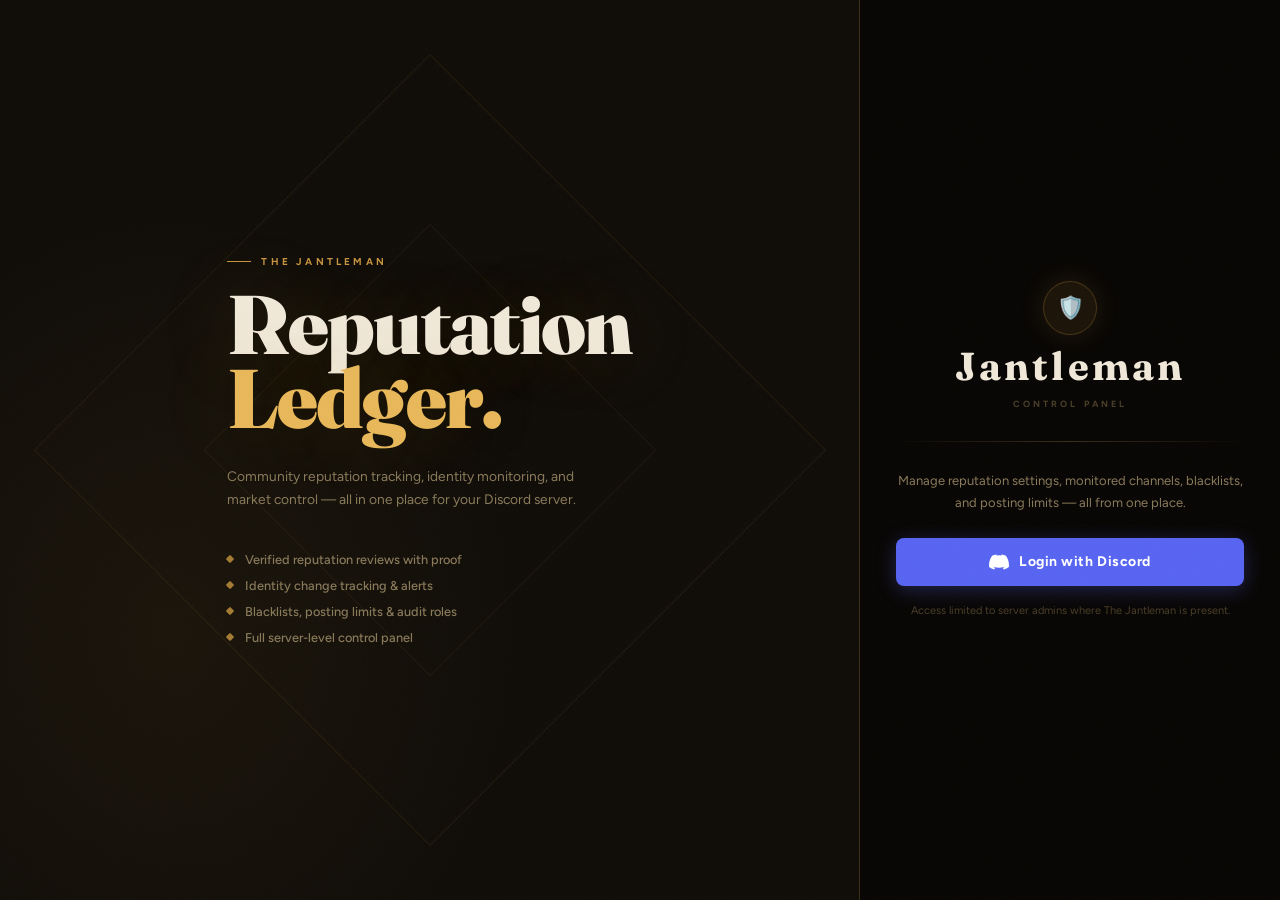
<file: index.html>
<!DOCTYPE html>
<html lang="en">
<head>
  <meta charset="UTF-8">
  <meta name="viewport" content="width=device-width, initial-scale=1.0">
  <title>The Jantleman — Control Panel</title>
  <meta property="og:type" content="website">
  <meta property="og:site_name" content="The Jantleman">
  <meta property="og:title" content="The Jantleman — Discord Bot">
  <meta property="og:description" content="Community reputation, market alerts, and identity tracking for your Discord server.">
  <meta name="twitter:card" content="summary_large_image">
  <link rel="stylesheet" href="css/style.css?v=3">
</head>
<body>

  <div class="auth-shell">

    <!-- Left branding panel -->
    <div class="auth-left">
      <div class="auth-left-content">
        <div class="auth-eyebrow">The Jantleman</div>
        <h1 class="auth-display">
          Reputation
          <span>Ledger.</span>
        </h1>
        <p class="auth-tagline">
          Community reputation tracking, identity monitoring, and market control — all in one place for your Discord server.
        </p>
        <div class="auth-features">
          <div class="auth-feature">
            <span class="auth-feature-pip"></span>
            Verified reputation reviews with proof
          </div>
          <div class="auth-feature">
            <span class="auth-feature-pip"></span>
            Identity change tracking &amp; alerts
          </div>
          <div class="auth-feature">
            <span class="auth-feature-pip"></span>
            Blacklists, posting limits &amp; audit roles
          </div>
          <div class="auth-feature">
            <span class="auth-feature-pip"></span>
            Full server-level control panel
          </div>
        </div>
      </div>
    </div>

    <!-- Right login panel -->
    <div class="auth-right">
      <div class="login-card">
        <div class="login-brand">
          <div class="login-crest">&#x1F6E1;&#xFE0F;</div>
          <h2 class="login-title">Jantleman</h2>
          <p class="login-subtitle">Control Panel</p>
        </div>

        <div class="login-divider"></div>

        <p class="login-desc">
          Manage reputation settings, monitored channels, blacklists, and posting limits — all from one place.
        </p>

        <a href="#" id="login-btn" class="btn-discord">
          <svg class="discord-icon" viewBox="0 0 24 24" fill="currentColor" xmlns="http://www.w3.org/2000/svg">
            <path d="M20.317 4.37a19.791 19.791 0 0 0-4.885-1.515.074.074 0 0 0-.079.037c-.21.375-.444.864-.608 1.25a18.27 18.27 0 0 0-5.487 0 12.64 12.64 0 0 0-.617-1.25.077.077 0 0 0-.079-.037A19.736 19.736 0 0 0 3.677 4.37a.07.07 0 0 0-.032.027C.533 9.046-.32 13.58.099 18.057.1 18.077.111 18.097.12 18.11a19.9 19.9 0 0 0 5.993 3.03.077.077 0 0 0 .084-.028 13.956 13.956 0 0 0 1.226-1.994.076.076 0 0 0-.041-.106 13.107 13.107 0 0 1-1.872-.892.077.077 0 0 1-.008-.128 10.2 10.2 0 0 0 .372-.292.074.074 0 0 1 .077-.01c3.928 1.793 8.18 1.793 12.062 0a.074.074 0 0 1 .078.01c.12.098.246.198.373.292a.077.077 0 0 1-.006.127 12.299 12.299 0 0 1-1.873.892.077.077 0 0 0-.041.107c.36.698.772 1.362 1.225 1.993a.076.076 0 0 0 .084.028 19.839 19.839 0 0 0 6.002-3.03.077.077 0 0 0 .032-.054c.5-5.177-.838-9.674-3.549-13.66a.061.061 0 0 0-.031-.03z"/>
          </svg>
          Login with Discord
        </a>

        <p class="login-warning">
          Access limited to server admins where The Jantleman is present.
        </p>
      </div>
    </div>

  </div>

  <script src="js/config.js?v=3"></script>
  <script>
    const hash = window.location.hash;
    if (hash.startsWith('#token=')) {
      sessionStorage.setItem('jantleman_token', hash.slice(7));
      history.replaceState(null, '', window.location.pathname);
      window.location.href = '/dashboard';
    }

    document.getElementById('login-btn').href = JANTLEMAN_API + '/auth/login';
  </script>
</body>
</html>
</file>
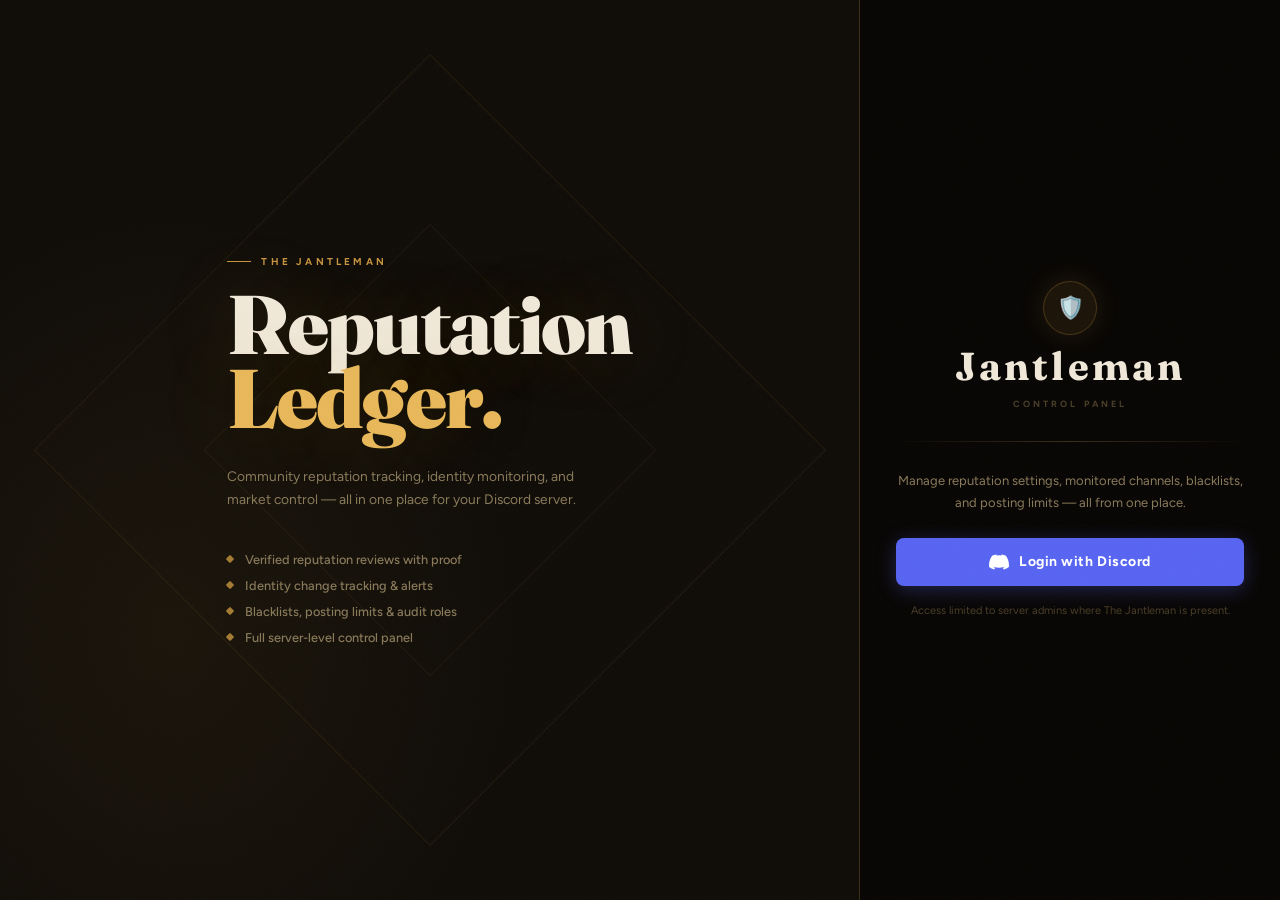
<file: admin.html>
<!DOCTYPE html>
<html lang="en">
<head>
  <meta charset="UTF-8">
  <meta name="viewport" content="width=device-width, initial-scale=1.0">
  <title>The Jantleman — Admin</title>
  <link rel="stylesheet" href="css/style.css?v=3">
  <style>
    .admin-layout { display: flex; height: 100vh; overflow: hidden; }

    /* Sidebar */
    .admin-sidebar {
      width: 260px; flex-shrink: 0;
      background: var(--surface); border-right: 1px solid var(--border);
      display: flex; flex-direction: column; overflow: hidden;
    }
    .sidebar-brand-row {
      display: flex; align-items: center; gap: 8px;
      padding: 18px 16px 12px; border-bottom: 1px solid var(--border);
    }
    .sidebar-brand-row .bolt { font-size: 1.1rem; }
    .sidebar-brand-row .name { font-family: var(--font-brand); font-size: 1.3rem; letter-spacing: 0.1em; }
    .admin-badge {
      background: rgba(201,150,63,0.15); border: 1px solid rgba(201,150,63,0.35);
      color: var(--accent); font-size: 0.6rem; font-weight: 700;
      letter-spacing: 0.1em; text-transform: uppercase; padding: 2px 7px; border-radius: 20px;
    }
    .admin-nav { padding: 8px 8px 4px; border-bottom: 1px solid var(--border); }
    .admin-nav-label {
      font-size: 0.68rem; font-weight: 700; letter-spacing: 0.09em;
      text-transform: uppercase; color: var(--text-3); padding: 4px 8px 6px;
    }
    .admin-nav-btn {
      display: flex; align-items: center; gap: 9px; width: 100%;
      background: none; border: none; border-radius: var(--radius);
      color: var(--text-2); font-family: var(--font-ui); font-size: 0.83rem;
      font-weight: 500; padding: 7px 10px; cursor: pointer;
      transition: background 0.12s, color 0.12s; text-align: left;
    }
    .admin-nav-btn:hover { background: var(--surface-2); color: var(--text); }
    .admin-nav-btn.active { background: var(--accent-dim); color: var(--accent-bright); }
    .admin-nav-btn .nav-icon { font-size: 1rem; width: 18px; text-align: center; }

    /* Guild list section */
    .guild-section { flex: 1; display: flex; flex-direction: column; overflow: hidden; }
    .guild-section-header { padding: 8px 10px 4px; }
    .guild-search {
      width: 100%; background: var(--surface-2); border: 1px solid var(--border);
      border-radius: var(--radius); color: var(--text); font-family: var(--font-ui);
      font-size: 0.8rem; padding: 6px 10px; outline: none; transition: border-color 0.15s;
    }
    .guild-search:focus { border-color: var(--accent); }
    .guild-search::placeholder { color: var(--text-3); }
    .guild-list { flex: 1; overflow-y: auto; padding: 4px 0; }
    .guild-list::-webkit-scrollbar { width: 4px; }
    .guild-list::-webkit-scrollbar-thumb { background: var(--border-2); border-radius: 4px; }
    .guild-item {
      display: flex; align-items: center; gap: 9px; padding: 7px 12px;
      cursor: pointer; transition: background 0.1s; border-left: 3px solid transparent;
    }
    .guild-item:hover { background: var(--surface-2); }
    .guild-item.active { background: var(--accent-dim); border-left-color: var(--accent); }
    .g-icon { width: 32px; height: 32px; border-radius: 50%; object-fit: cover; flex-shrink: 0; }
    .g-icon-placeholder {
      width: 32px; height: 32px; border-radius: 50%;
      background: var(--surface-3); border: 1px solid var(--border);
      display: flex; align-items: center; justify-content: center;
      font-size: 0.72rem; font-weight: 700; color: var(--text-2); flex-shrink: 0;
    }
    .g-info { flex: 1; min-width: 0; }
    .g-name { font-size: 0.82rem; font-weight: 500; white-space: nowrap; overflow: hidden; text-overflow: ellipsis; }
    .g-meta { font-size: 0.68rem; color: var(--text-2); margin-top: 1px; }

    .sidebar-footer {
      padding: 10px 12px; border-top: 1px solid var(--border);
      display: flex; gap: 8px; align-items: center;
    }
    .btn-sm-outline {
      background: transparent; border: 1px solid var(--border); color: var(--text-2);
      border-radius: var(--radius); padding: 5px 10px; font-size: 0.76rem;
      font-family: var(--font-ui); cursor: pointer; transition: border-color 0.15s, color 0.15s;
    }
    .btn-sm-outline:hover { border-color: var(--danger); color: var(--danger); }

    /* Main panel */
    .admin-main { flex: 1; display: flex; flex-direction: column; overflow: hidden; background: var(--bg); }
    .admin-header {
      display: flex; align-items: center; gap: 14px; padding: 14px 28px;
      border-bottom: 1px solid var(--border); background: var(--surface); flex-shrink: 0;
    }
    .admin-header h1 { font-size: 1rem; font-weight: 600; flex: 1; }
    .admin-body { flex: 1; overflow-y: auto; padding: 28px; }
    .admin-body::-webkit-scrollbar { width: 6px; }
    .admin-body::-webkit-scrollbar-thumb { background: var(--border-2); border-radius: 4px; }

    /* Shared components */
    .empty-state {
      display: flex; flex-direction: column; align-items: center;
      justify-content: center; height: 60vh; gap: 10px; color: var(--text-2);
    }
    .empty-state .icon { font-size: 2.5rem; }
    .empty-state p { font-size: 0.88rem; }

    .panel-grid { display: grid; grid-template-columns: repeat(auto-fill, minmax(160px, 1fr)); gap: 12px; margin-bottom: 28px; }
    .stat-card { background: var(--surface); border: 1px solid var(--border); border-radius: var(--radius); padding: 14px 16px; }
    .stat-card-label { font-size: 0.68rem; text-transform: uppercase; letter-spacing: 0.07em; color: var(--text-2); font-weight: 600; }
    .stat-card-value { font-size: 1.3rem; font-family: var(--font-brand); letter-spacing: 0.04em; margin-top: 4px; color: var(--text); }
    .stat-card-value.good { color: var(--success); }
    .stat-card-value.warn { color: var(--warn); }
    .stat-card-value.accent { color: var(--accent-bright); }

    .sec-title { font-size: 0.75rem; font-weight: 700; text-transform: uppercase; letter-spacing: 0.09em; color: var(--text-2); margin-bottom: 10px; }
    .card { background: var(--surface); border: 1px solid var(--border); border-radius: var(--radius); margin-bottom: 16px; }
    .card-header { display: flex; align-items: center; justify-content: space-between; padding: 13px 16px; border-bottom: 1px solid var(--border); }
    .card-title { font-size: 0.88rem; font-weight: 600; }
    .card-body { padding: 16px; }

    /* Detail tabs */
    .detail-tabs { display: flex; gap: 2px; margin-bottom: 20px; background: var(--surface); border: 1px solid var(--border); border-radius: var(--radius); padding: 4px; width: fit-content; }
    .detail-tab-btn {
      background: none; border: none; border-radius: var(--radius-sm);
      color: var(--text-2); font-family: var(--font-ui); font-size: 0.8rem; font-weight: 600;
      padding: 6px 14px; cursor: pointer; transition: background 0.12s, color 0.12s;
    }
    .detail-tab-btn.active { background: var(--accent-dim); color: var(--accent-bright); }
    .detail-panel { display: none; }
    .detail-panel.active { display: block; }

    /* Table */
    .data-table-wrap { background: var(--surface); border: 1px solid var(--border); border-radius: var(--radius); overflow: hidden; }
    .data-table { width: 100%; border-collapse: collapse; font-size: 0.82rem; }
    .data-table th { background: var(--surface-2); color: var(--text-2); font-weight: 600; font-size: 0.7rem; text-transform: uppercase; letter-spacing: 0.06em; padding: 8px 14px; text-align: left; border-bottom: 1px solid var(--border); }
    .data-table td { padding: 9px 14px; border-bottom: 1px solid var(--border); color: var(--text); vertical-align: middle; }
    .data-table tr:last-child td { border-bottom: none; }
    .data-table tr:hover td { background: var(--surface-2); }
    .data-table .empty-row td { text-align: center; color: var(--text-2); padding: 24px; }
    .user-cell { display: flex; align-items: center; gap: 9px; }
    .u-avatar { width: 26px; height: 26px; border-radius: 50%; object-fit: cover; }
    .u-avatar-ph { width: 26px; height: 26px; border-radius: 50%; background: var(--surface-3); border: 1px solid var(--border); display: flex; align-items: center; justify-content: center; font-size: 0.62rem; font-weight: 700; color: var(--text-2); flex-shrink: 0; }
    .u-name { font-weight: 500; }
    .u-id { font-size: 0.68rem; color: var(--text-2); font-family: var(--font-mono); }
    .mono { font-family: var(--font-mono); color: var(--accent-bright); }

    /* Buttons */
    .btn-primary {
      background: var(--accent-dim); border: 1px solid var(--accent-line);
      color: var(--accent-bright); border-radius: var(--radius); padding: 7px 16px;
      font-size: 0.82rem; font-family: var(--font-ui); font-weight: 600;
      cursor: pointer; transition: background 0.15s;
    }
    .btn-primary:hover { background: rgba(201,150,63,0.22); }
    .btn-primary:disabled { opacity: 0.4; cursor: default; }
    .btn-danger {
      background: var(--danger-dim); border: 1px solid rgba(248,113,113,0.25);
      color: var(--danger); border-radius: var(--radius); padding: 7px 16px;
      font-size: 0.82rem; font-family: var(--font-ui); font-weight: 600;
      cursor: pointer; transition: background 0.15s;
    }
    .btn-danger:hover { background: rgba(248,113,113,0.2); }
    .btn-danger:disabled { opacity: 0.4; cursor: default; }
    .btn-xs { padding: 3px 9px; font-size: 0.74rem; border-radius: var(--radius-sm); }

    /* Form */
    .form-row { display: flex; gap: 8px; align-items: flex-end; flex-wrap: wrap; margin-bottom: 16px; }
    .form-group { display: flex; flex-direction: column; gap: 5px; }
    .form-group label { font-size: 0.75rem; font-weight: 600; color: var(--text-2); }
    .form-input {
      background: var(--surface-2); border: 1px solid var(--border);
      border-radius: var(--radius); color: var(--text); font-family: var(--font-ui);
      font-size: 0.83rem; padding: 7px 10px; outline: none; transition: border-color 0.15s; width: 180px;
    }
    .form-input:focus { border-color: var(--accent); }

    /* User lookup */
    .lookup-user-header {
      display: flex; align-items: center; gap: 14px; margin-bottom: 20px;
      background: var(--surface); border: 1px solid var(--border);
      border-radius: var(--radius); padding: 16px;
    }
    .lookup-avatar { width: 52px; height: 52px; border-radius: 50%; }
    .lookup-name { font-size: 1.1rem; font-weight: 700; }
    .lookup-id { font-size: 0.75rem; color: var(--text-2); font-family: var(--font-mono); }

    /* Guild detail header */
    .detail-guild-header { display: flex; align-items: center; gap: 14px; margin-bottom: 20px; }
    .detail-guild-header .g-icon, .detail-guild-header .g-icon-placeholder { width: 48px; height: 48px; font-size: 1rem; }
    .detail-guild-header h2 { font-size: 1.2rem; font-weight: 700; }
    .detail-guild-header .meta { font-size: 0.78rem; color: var(--text-2); margin-top: 2px; }

    /* Audit action badge */
    .audit-action {
      display: inline-block; background: var(--surface-2); border: 1px solid var(--border);
      border-radius: 4px; font-family: var(--font-mono); font-size: 0.72rem;
      padding: 1px 7px; color: var(--accent-bright);
    }

    /* Star rating */
    .stars { color: var(--accent-bright); font-size: 0.85rem; }
  </style>
</head>
<body>

  <div class="admin-layout">

    <!-- ── Sidebar ────────────────────────────────────── -->
    <aside class="admin-sidebar">
      <div class="sidebar-brand-row">
        <span class="bolt">&#x1F6E1;&#xFE0F;</span>
        <span class="name">Jantleman</span>
        <span class="admin-badge">ADMIN</span>
      </div>

      <nav class="admin-nav">
        <div class="admin-nav-label">Views</div>
        <button class="admin-nav-btn active" data-view="guilds">
          <span class="nav-icon">🖥️</span> Guilds
        </button>
        <button class="admin-nav-btn" data-view="health">
          <span class="nav-icon">❤️</span> Health &amp; Stats
        </button>
        <button class="admin-nav-btn" data-view="lookup">
          <span class="nav-icon">🔍</span> User Lookup
        </button>
        <button class="admin-nav-btn" data-view="audit">
          <span class="nav-icon">📋</span> Audit Log
        </button>
      </nav>

      <div class="guild-section" id="guild-section">
        <div class="guild-section-header">
          <input type="text" id="guild-search" class="guild-search" placeholder="Search servers…">
        </div>
        <div id="guild-list" class="guild-list">
          <div style="padding:20px 14px;color:var(--text-2);font-size:0.8rem;">Loading…</div>
        </div>
      </div>

      <div class="sidebar-footer">
        <button id="logout-btn" class="btn-sm-outline">↩ Log out</button>
        <a href="/dashboard" style="font-size:0.75rem;color:var(--text-2);text-decoration:none;margin-left:auto;">Dashboard →</a>
      </div>
    </aside>

    <!-- ── Main ──────────────────────────────────────── -->
    <main class="admin-main">
      <header class="admin-header">
        <h1 id="main-heading">Admin Dashboard</h1>
      </header>
      <div class="admin-body" id="admin-body">
        <div class="empty-state">
          <span class="icon">🛡️</span>
          <p>Select a server or view from the sidebar.</p>
        </div>
      </div>
    </main>

  </div>

  <script src="js/config.js?v=3"></script>
  <script src="js/auth.js?v=3"></script>
  <script src="js/admin.js?v=5"></script>
</body>
</html>
</file>
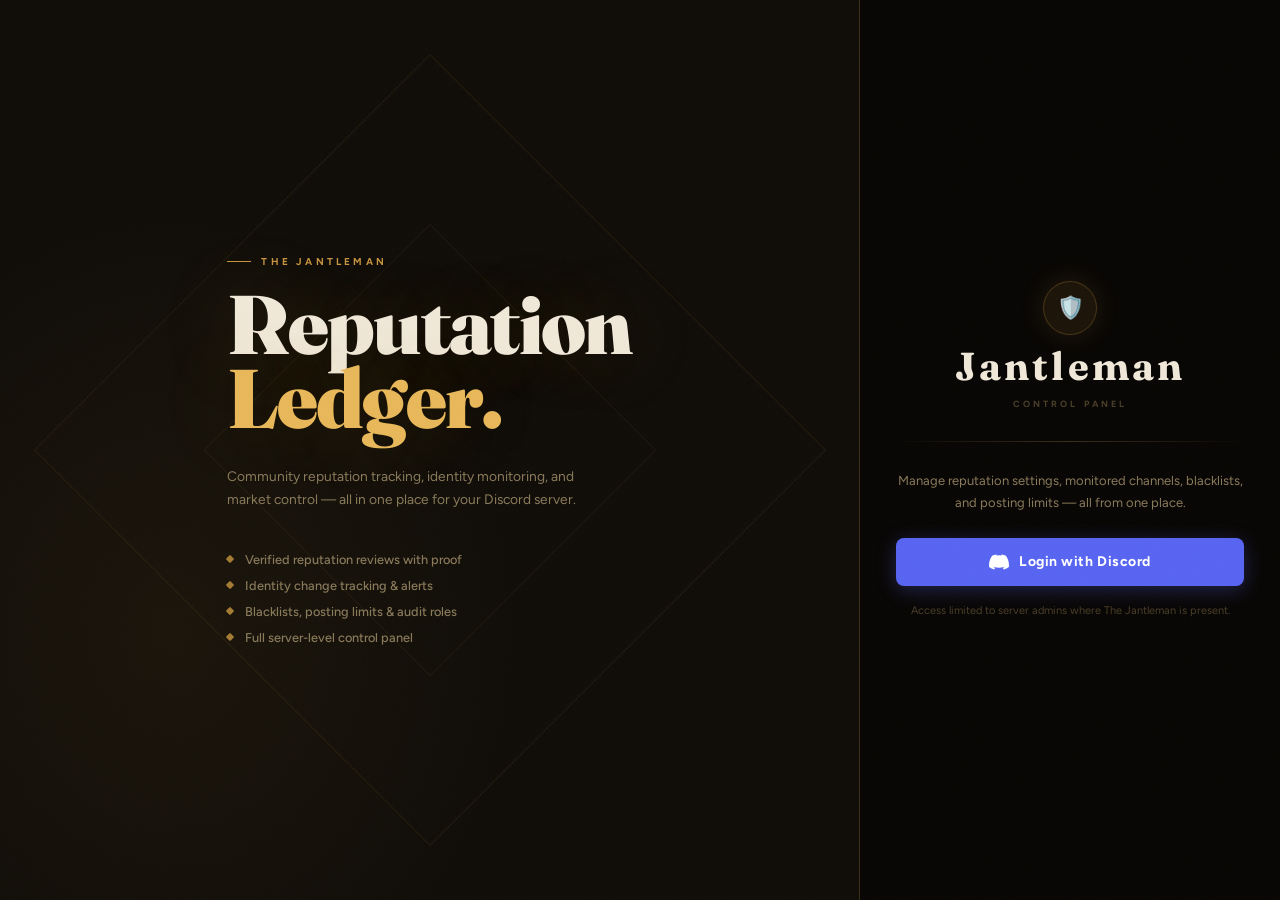
<file: dashboard.html>
<!DOCTYPE html>
<html lang="en">
<head>
  <meta charset="UTF-8">
  <meta name="viewport" content="width=device-width, initial-scale=1.0">
  <title>The Jantleman — Dashboard</title>
  <meta property="og:type" content="website">
  <meta property="og:site_name" content="The Jantleman">
  <meta property="og:title" content="The Jantleman — Server Dashboard">
  <meta property="og:description" content="Manage reputation settings, monitored channels, blacklists, and posting limits for your Discord server.">
  <meta name="twitter:card" content="summary_large_image">
  <link rel="stylesheet" href="css/style.css?v=3">
</head>
<body>

  <div class="app-shell">

    <!-- ── Topbar ─────────────────────────────────── -->
    <header class="topbar">
      <div class="topbar-brand">
        <div class="brand-crest">&#x1F6E1;&#xFE0F;</div>
        <span class="brand-name">Jantleman</span>
      </div>

      <div class="topbar-center">
        <div class="guild-wrap">
          <span class="guild-label-inline">Server</span>
          <select id="guild-selector" class="guild-selector">
            <option value="">Loading servers…</option>
          </select>
        </div>
      </div>

      <div class="topbar-end">
        <span id="status" class="status loading">Connecting…</span>
        <button id="save-btn" class="btn-save" disabled>Save Changes</button>
        <button id="logout-btn" class="btn-logout-top">&#x2190; Log out</button>
      </div>
    </header>

    <!-- ── Tab Rail ──────────────────────────────── -->
    <nav class="tabrail">
      <button class="rail-tab active" data-tab="settings">
        <span class="rail-icon">&#x2699;&#xFE0F;</span> Settings
      </button>
      <button class="rail-tab" data-tab="channels">
        <span class="rail-icon">&#x1F4CB;</span> Channels
      </button>
      <button class="rail-tab" data-tab="members">
        <span class="rail-icon">&#x2B50;</span> Members
      </button>
      <button class="rail-tab" data-tab="blacklist">
        <span class="rail-icon">&#x26D4;</span> Blacklist
      </button>
      <button class="rail-tab" data-tab="limits">
        <span class="rail-icon">&#x23F1;&#xFE0F;</span> Limits
      </button>
      <button class="rail-tab" data-tab="reviewbans">
        <span class="rail-icon">&#x1F6AB;</span> Review Bans
      </button>
      <div class="tabrail-aux">
        <a href="/guide" class="rail-aux-link">&#x1F4D6; Guide</a>
        <a href="/admin" id="admin-link" class="rail-aux-link" style="display:none">&#x1F6E1;&#xFE0F; Admin</a>
      </div>
    </nav>

    <!-- ── Stage ─────────────────────────────────── -->
    <div class="stage-wrap">
      <div class="stage">

        <!-- Invite panel (shown when user admins no servers with the bot) -->
        <div id="invite-panel" class="invite-panel" hidden>
          <div class="invite-card">
            <span class="invite-bolt">&#x1F6E1;&#xFE0F;</span>
            <h2 class="invite-title">No Servers Found</h2>
            <p class="invite-desc">
              The Jantleman isn't in any servers you manage yet.<br>
              Invite it to a server to unlock the control panel.
            </p>
            <a id="invite-hero-btn" class="btn-invite-hero" target="_blank" rel="noopener">
              + Invite The Jantleman
            </a>
          </div>
        </div>

        <!-- Loading overlay -->
        <div id="loading-overlay">
          <div class="loading-spinner"></div>
        </div>

        <!-- Tab panels (rendered by dashboard.js) -->
        <div id="tab-settings"   class="tab-panel active"></div>
        <div id="tab-channels"   class="tab-panel"></div>
        <div id="tab-blacklist"  class="tab-panel"></div>
        <div id="tab-limits"     class="tab-panel"></div>
        <div id="tab-reviewbans" class="tab-panel"></div>
        <div id="tab-members"    class="tab-panel"></div>

      </div>
    </div>

  </div><!-- /app-shell -->

  <!-- Mobile bottom navigation -->
  <nav class="mobile-nav" id="mobile-nav">
    <button class="mobile-tab active" data-tab="settings">
      <span class="mobile-tab-icon">&#x2699;&#xFE0F;</span>
      Settings
    </button>
    <button class="mobile-tab" data-tab="channels">
      <span class="mobile-tab-icon">&#x1F4CB;</span>
      Channels
    </button>
    <button class="mobile-tab" data-tab="members">
      <span class="mobile-tab-icon">&#x2B50;</span>
      Members
    </button>
    <button class="mobile-tab" data-tab="blacklist">
      <span class="mobile-tab-icon">&#x26D4;</span>
      Blacklist
    </button>
    <button class="mobile-tab" data-tab="limits">
      <span class="mobile-tab-icon">&#x23F1;&#xFE0F;</span>
      Limits
    </button>
  </nav>

  <script src="js/config.js?v=5"></script>
  <script src="js/auth.js?v=5"></script>
  <script src="js/api.js?v=5"></script>
  <script src="js/dashboard.js?v=5"></script>
</body>
</html>
</file>
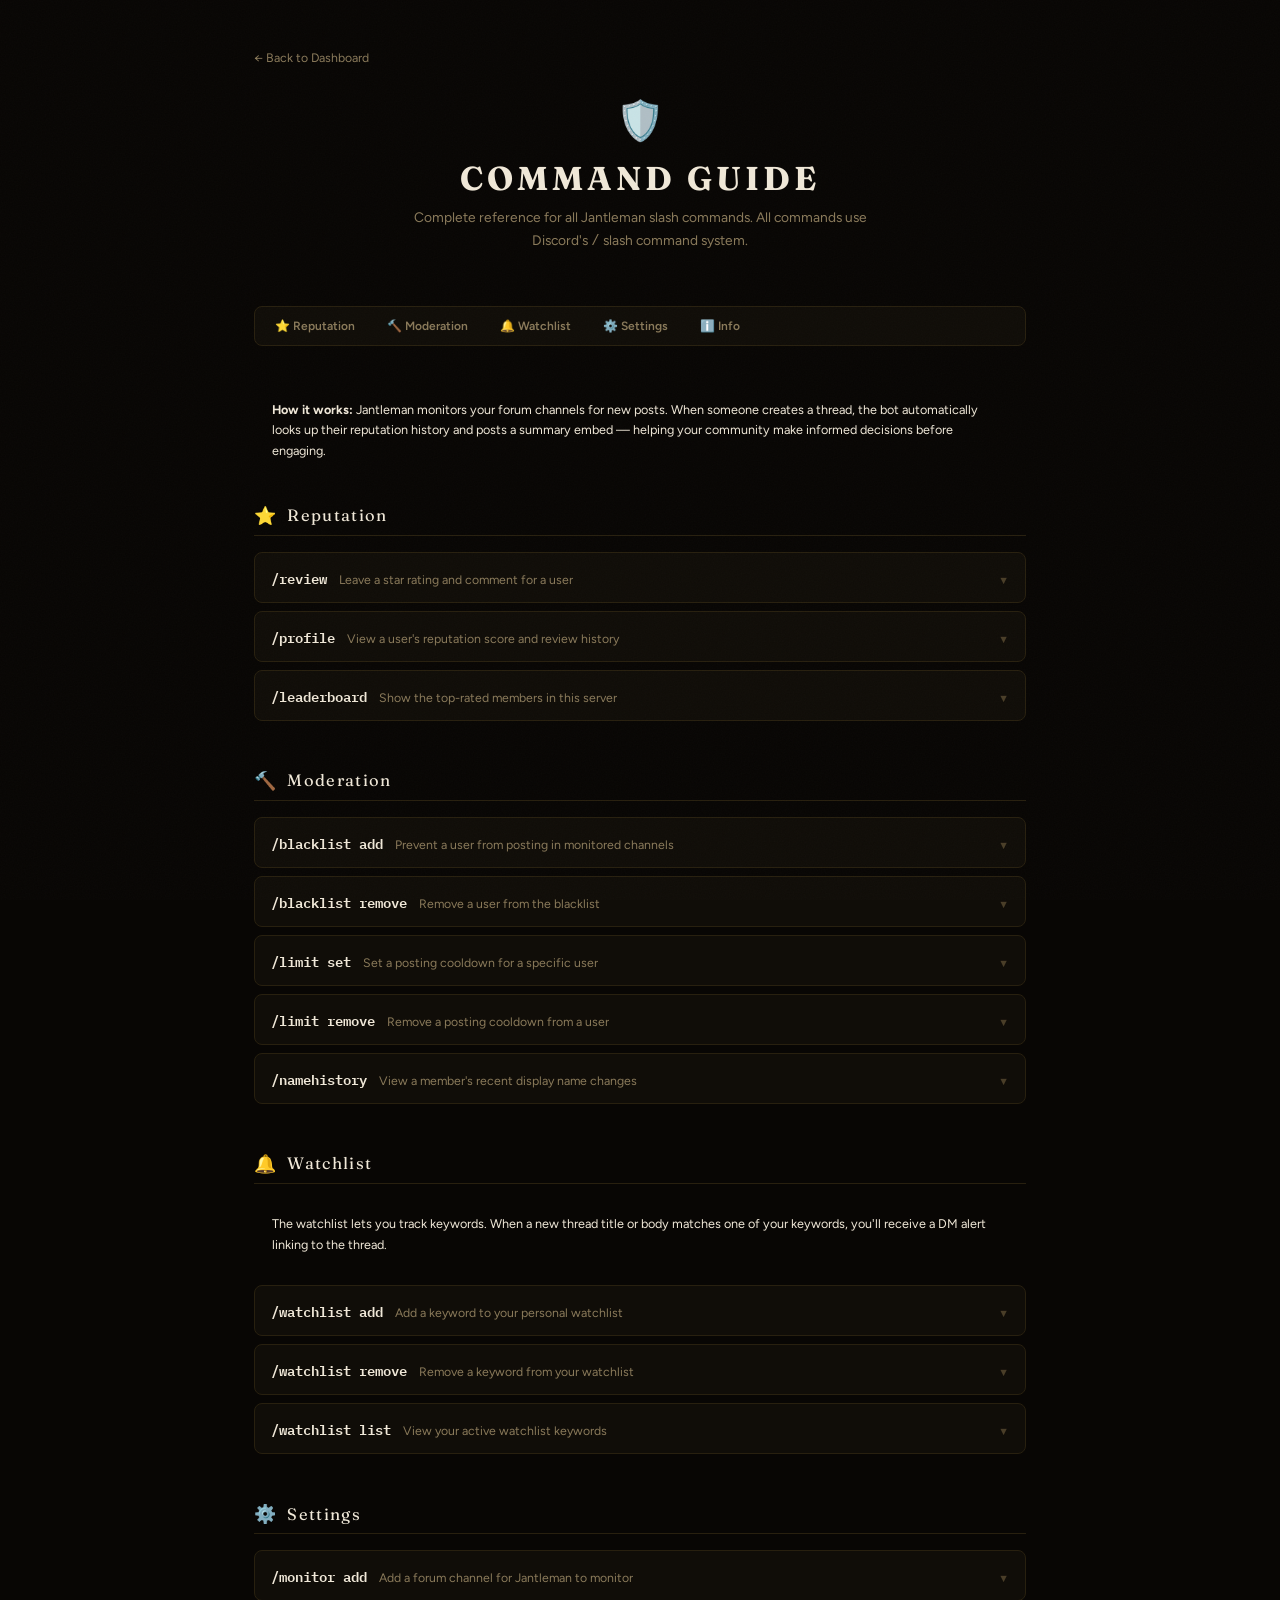
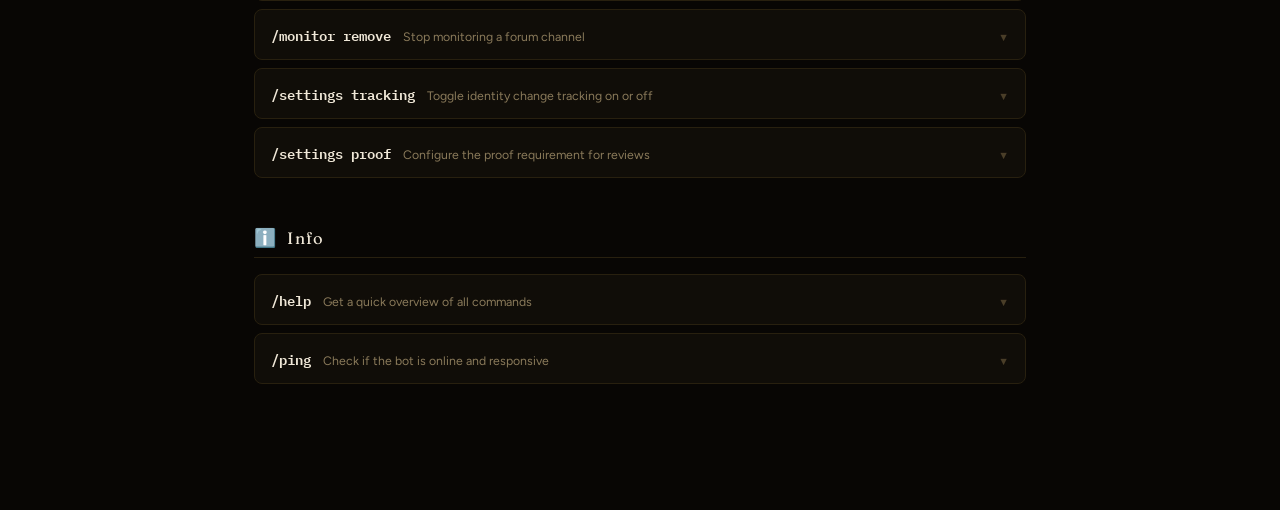
<file: guide.html>
<!DOCTYPE html>
<html lang="en">
<head>
  <meta charset="UTF-8">
  <meta name="viewport" content="width=device-width, initial-scale=1.0">
  <title>The Jantleman — Command Guide</title>
  <link rel="stylesheet" href="css/style.css?v=3">
  <style>
    .guide-layout { max-width: 820px; margin: 0 auto; padding: 48px 24px 80px; position: relative; z-index: 1; }

    .guide-header { text-align: center; margin-bottom: 52px; }
    .guide-header .shield { font-size: 2.6rem; display: block; margin-bottom: 14px; }
    .guide-header h1 { font-family: var(--font-brand); font-size: 2.2rem; letter-spacing: 0.12em; margin-bottom: 8px; }
    .guide-header p { color: var(--text-2); font-size: 0.92rem; max-width: 500px; margin: 0 auto; line-height: 1.65; }

    .guide-nav {
      display: flex; gap: 4px; flex-wrap: wrap; margin-bottom: 40px;
      background: var(--surface); border: 1px solid var(--border);
      border-radius: var(--radius); padding: 6px;
    }
    .guide-nav a {
      color: var(--text-2); text-decoration: none; font-size: 0.8rem; font-weight: 600;
      padding: 6px 14px; border-radius: var(--radius-sm);
      transition: background 0.15s, color 0.15s;
    }
    .guide-nav a:hover { background: var(--surface-2); color: var(--text); }

    .guide-section { margin-bottom: 48px; }
    .guide-section-title {
      font-family: var(--font-brand); font-size: 1.1rem; letter-spacing: 0.08em;
      color: var(--accent-bright); margin-bottom: 16px;
      padding-bottom: 8px; border-bottom: 1px solid var(--border);
      display: flex; align-items: center; gap: 10px;
    }
    .guide-section-title .sec-icon { font-size: 1.2rem; }

    .cmd-card {
      background: var(--surface); border: 1px solid var(--border);
      border-radius: var(--radius); margin-bottom: 8px; overflow: hidden;
      transition: border-color 0.15s;
    }
    .cmd-card:hover { border-color: var(--border-2); }
    .cmd-header {
      display: flex; align-items: baseline; gap: 12px;
      padding: 13px 16px; cursor: pointer;
      transition: background 0.15s;
    }
    .cmd-header:hover { background: var(--surface-2); }
    .cmd-name {
      font-family: var(--font-mono); font-size: 0.9rem;
      color: var(--accent-bright); font-weight: 600; flex-shrink: 0;
    }
    .cmd-summary { font-size: 0.82rem; color: var(--text-2); flex: 1; }
    .cmd-chevron { font-size: 0.72rem; color: var(--text-3); margin-left: auto; flex-shrink: 0; transition: transform 0.15s; }
    .cmd-card.open .cmd-chevron { transform: rotate(180deg); }

    .cmd-body { display: none; padding: 0 16px 16px; border-top: 1px solid var(--border); }
    .cmd-card.open .cmd-body { display: block; }

    .cmd-desc { font-size: 0.85rem; color: var(--text); margin: 12px 0 14px; line-height: 1.65; }

    .cmd-options { margin-top: 10px; }
    .cmd-options-title { font-size: 0.68rem; text-transform: uppercase; letter-spacing: 0.09em; color: var(--text-3); font-weight: 700; margin-bottom: 8px; }
    .cmd-option { display: flex; align-items: baseline; gap: 10px; margin-bottom: 6px; font-size: 0.82rem; }
    .cmd-option-name { font-family: var(--font-mono); color: var(--accent-bright); min-width: 130px; flex-shrink: 0; }
    .cmd-option-req {
      font-size: 0.64rem; font-weight: 700; letter-spacing: 0.06em; padding: 2px 7px;
      border-radius: 4px; flex-shrink: 0;
    }
    .req { background: var(--accent-dim); color: var(--accent-bright); border: 1px solid var(--accent-line); }
    .opt { background: var(--surface-3); color: var(--text-2); border: 1px solid var(--border); }
    .cmd-option-desc { color: var(--text-2); }

    .cmd-perm {
      display: inline-flex; align-items: center; gap: 6px; margin-top: 12px;
      background: var(--surface-2); border: 1px solid var(--border);
      border-radius: var(--radius-sm); padding: 4px 10px; font-size: 0.75rem; color: var(--text-2);
    }
    .cmd-perm-icon { font-size: 0.85rem; }

    .example-block {
      background: var(--bg); border: 1px solid var(--border);
      border-radius: var(--radius-sm); padding: 10px 14px; margin-top: 12px;
      font-family: var(--font-mono); font-size: 0.8rem; color: var(--text-2);
    }
    .example-block .ex-label { font-size: 0.67rem; text-transform: uppercase; letter-spacing: 0.09em; color: var(--text-3); margin-bottom: 6px; }
    .example-block .ex-cmd { color: var(--accent-bright); }

    .info-box {
      background: var(--accent-dim); border: 1px solid var(--accent-line);
      border-radius: var(--radius); padding: 14px 18px; margin-bottom: 28px;
      font-size: 0.84rem; color: var(--text); line-height: 1.65;
    }
    .info-box strong { color: var(--accent-bright); }

    .back-link {
      display: inline-flex; align-items: center; gap: 6px;
      color: var(--text-2); text-decoration: none; font-size: 0.82rem;
      margin-bottom: 32px; transition: color 0.15s;
    }
    .back-link:hover { color: var(--accent-bright); }
  </style>
</head>
<body>
  <div class="guide-layout">
    <a href="/dashboard" class="back-link">&#x2190; Back to Dashboard</a>

    <div class="guide-header">
      <span class="shield">🛡️</span>
      <h1>COMMAND GUIDE</h1>
      <p>Complete reference for all Jantleman slash commands. All commands use Discord's <code>/</code> slash command system.</p>
    </div>

    <nav class="guide-nav">
      <a href="#reputation">⭐ Reputation</a>
      <a href="#moderation">🔨 Moderation</a>
      <a href="#watchlist">🔔 Watchlist</a>
      <a href="#settings">⚙️ Settings</a>
      <a href="#info">ℹ️ Info</a>
    </nav>

    <div class="info-box">
      <strong>How it works:</strong> Jantleman monitors your forum channels for new posts. When someone creates a thread, the bot automatically looks up their reputation history and posts a summary embed — helping your community make informed decisions before engaging.
    </div>

    <!-- ── Reputation ─────────────────────────────────── -->
    <div class="guide-section" id="reputation">
      <div class="guide-section-title"><span class="sec-icon">⭐</span> Reputation</div>

      <div class="cmd-card">
        <div class="cmd-header">
          <span class="cmd-name">/review</span>
          <span class="cmd-summary">Leave a star rating and comment for a user</span>
          <span class="cmd-chevron">▼</span>
        </div>
        <div class="cmd-body">
          <p class="cmd-desc">Submit a reputation review for another member. Reviews are permanent and visible to anyone who looks up that user. Each review includes a star rating (1–5), an optional comment, and optional proof (screenshot URL).</p>
          <div class="cmd-options">
            <div class="cmd-options-title">Options</div>
            <div class="cmd-option">
              <span class="cmd-option-name">user</span>
              <span class="cmd-option-req req">Required</span>
              <span class="cmd-option-desc">The Discord member to review.</span>
            </div>
            <div class="cmd-option">
              <span class="cmd-option-name">stars</span>
              <span class="cmd-option-req req">Required</span>
              <span class="cmd-option-desc">Rating from 1 to 5.</span>
            </div>
            <div class="cmd-option">
              <span class="cmd-option-name">comment</span>
              <span class="cmd-option-req opt">Optional</span>
              <span class="cmd-option-desc">A short description of your experience.</span>
            </div>
            <div class="cmd-option">
              <span class="cmd-option-name">proof</span>
              <span class="cmd-option-req opt">Optional</span>
              <span class="cmd-option-desc">URL to a screenshot or evidence of the transaction.</span>
            </div>
          </div>
          <div class="example-block">
            <div class="ex-label">Example</div>
            <div class="ex-cmd">/review user:@Username stars:5 comment:Fast and reliable seller. proof:https://i.imgur.com/...</div>
          </div>
          <span class="cmd-perm"><span class="cmd-perm-icon">👤</span> Any member</span>
        </div>
      </div>

      <div class="cmd-card">
        <div class="cmd-header">
          <span class="cmd-name">/profile</span>
          <span class="cmd-summary">View a user's reputation score and review history</span>
          <span class="cmd-chevron">▼</span>
        </div>
        <div class="cmd-body">
          <p class="cmd-desc">Displays a member's full reputation card — their average star rating, total number of reviews, and a list of recent reviews with comments and proof links.</p>
          <div class="cmd-options">
            <div class="cmd-options-title">Options</div>
            <div class="cmd-option">
              <span class="cmd-option-name">user</span>
              <span class="cmd-option-req opt">Optional</span>
              <span class="cmd-option-desc">The member to look up. Defaults to yourself.</span>
            </div>
          </div>
          <div class="example-block">
            <div class="ex-label">Example</div>
            <div class="ex-cmd">/profile user:@Username</div>
          </div>
          <span class="cmd-perm"><span class="cmd-perm-icon">👤</span> Any member</span>
        </div>
      </div>

      <div class="cmd-card">
        <div class="cmd-header">
          <span class="cmd-name">/leaderboard</span>
          <span class="cmd-summary">Show the top-rated members in this server</span>
          <span class="cmd-chevron">▼</span>
        </div>
        <div class="cmd-body">
          <p class="cmd-desc">Displays the top 10 members ranked by average star rating (minimum 3 reviews required to appear).</p>
          <span class="cmd-perm"><span class="cmd-perm-icon">👤</span> Any member</span>
        </div>
      </div>
    </div>

    <!-- ── Moderation ─────────────────────────────────── -->
    <div class="guide-section" id="moderation">
      <div class="guide-section-title"><span class="sec-icon">🔨</span> Moderation</div>

      <div class="cmd-card">
        <div class="cmd-header">
          <span class="cmd-name">/blacklist add</span>
          <span class="cmd-summary">Prevent a user from posting in monitored channels</span>
          <span class="cmd-chevron">▼</span>
        </div>
        <div class="cmd-body">
          <p class="cmd-desc">Adds a member to the blacklist. Any thread they create in a monitored forum channel will be automatically deleted and they'll receive a DM explaining why. The blacklist is global across all monitored channels in your server.</p>
          <div class="cmd-options">
            <div class="cmd-options-title">Options</div>
            <div class="cmd-option">
              <span class="cmd-option-name">user</span>
              <span class="cmd-option-req req">Required</span>
              <span class="cmd-option-desc">The member to blacklist.</span>
            </div>
          </div>
          <div class="example-block">
            <div class="ex-label">Example</div>
            <div class="ex-cmd">/blacklist add user:@Username</div>
          </div>
          <span class="cmd-perm"><span class="cmd-perm-icon">🔧</span> Manage Server</span>
        </div>
      </div>

      <div class="cmd-card">
        <div class="cmd-header">
          <span class="cmd-name">/blacklist remove</span>
          <span class="cmd-summary">Remove a user from the blacklist</span>
          <span class="cmd-chevron">▼</span>
        </div>
        <div class="cmd-body">
          <p class="cmd-desc">Restores posting access for a previously blacklisted member.</p>
          <div class="cmd-options">
            <div class="cmd-options-title">Options</div>
            <div class="cmd-option">
              <span class="cmd-option-name">user</span>
              <span class="cmd-option-req req">Required</span>
              <span class="cmd-option-desc">The member to unblacklist.</span>
            </div>
          </div>
          <span class="cmd-perm"><span class="cmd-perm-icon">🔧</span> Manage Server</span>
        </div>
      </div>

      <div class="cmd-card">
        <div class="cmd-header">
          <span class="cmd-name">/limit set</span>
          <span class="cmd-summary">Set a posting cooldown for a specific user</span>
          <span class="cmd-chevron">▼</span>
        </div>
        <div class="cmd-body">
          <p class="cmd-desc">Restricts a member to posting once per N hours in monitored channels. If they try to post before the cooldown expires, their thread is deleted and they receive a DM with the remaining wait time.</p>
          <div class="cmd-options">
            <div class="cmd-options-title">Options</div>
            <div class="cmd-option">
              <span class="cmd-option-name">user</span>
              <span class="cmd-option-req req">Required</span>
              <span class="cmd-option-desc">The member to apply a limit to.</span>
            </div>
            <div class="cmd-option">
              <span class="cmd-option-name">hours</span>
              <span class="cmd-option-req req">Required</span>
              <span class="cmd-option-desc">Number of hours between allowed posts (minimum 1).</span>
            </div>
          </div>
          <div class="example-block">
            <div class="ex-label">Example</div>
            <div class="ex-cmd">/limit set user:@Username hours:24</div>
          </div>
          <span class="cmd-perm"><span class="cmd-perm-icon">🔧</span> Manage Server</span>
        </div>
      </div>

      <div class="cmd-card">
        <div class="cmd-header">
          <span class="cmd-name">/limit remove</span>
          <span class="cmd-summary">Remove a posting cooldown from a user</span>
          <span class="cmd-chevron">▼</span>
        </div>
        <div class="cmd-body">
          <p class="cmd-desc">Removes any active posting limit for the specified member, restoring normal posting access.</p>
          <div class="cmd-options">
            <div class="cmd-options-title">Options</div>
            <div class="cmd-option">
              <span class="cmd-option-name">user</span>
              <span class="cmd-option-req req">Required</span>
              <span class="cmd-option-desc">The member to remove the limit from.</span>
            </div>
          </div>
          <span class="cmd-perm"><span class="cmd-perm-icon">🔧</span> Manage Server</span>
        </div>
      </div>

      <div class="cmd-card">
        <div class="cmd-header">
          <span class="cmd-name">/namehistory</span>
          <span class="cmd-summary">View a member's recent display name changes</span>
          <span class="cmd-chevron">▼</span>
        </div>
        <div class="cmd-body">
          <p class="cmd-desc">Shows the last 10 display name changes for a member, with timestamps. Useful for identifying users who change their name frequently to avoid recognition. Only tracked if identity tracking is enabled in your server settings.</p>
          <div class="cmd-options">
            <div class="cmd-options-title">Options</div>
            <div class="cmd-option">
              <span class="cmd-option-name">user</span>
              <span class="cmd-option-req req">Required</span>
              <span class="cmd-option-desc">The member to look up.</span>
            </div>
          </div>
          <span class="cmd-perm"><span class="cmd-perm-icon">🔧</span> Manage Server</span>
        </div>
      </div>
    </div>

    <!-- ── Watchlist ───────────────────────────────────── -->
    <div class="guide-section" id="watchlist">
      <div class="guide-section-title"><span class="sec-icon">🔔</span> Watchlist</div>

      <div class="info-box" style="margin-bottom:16px">
        The watchlist lets you track keywords. When a new thread title or body matches one of your keywords, you'll receive a DM alert linking to the thread.
      </div>

      <div class="cmd-card">
        <div class="cmd-header">
          <span class="cmd-name">/watchlist add</span>
          <span class="cmd-summary">Add a keyword to your personal watchlist</span>
          <span class="cmd-chevron">▼</span>
        </div>
        <div class="cmd-body">
          <p class="cmd-desc">Adds a keyword or phrase to your watchlist. You'll be DMed whenever a new thread in a monitored channel contains this word. Matching is case-insensitive.</p>
          <div class="cmd-options">
            <div class="cmd-options-title">Options</div>
            <div class="cmd-option">
              <span class="cmd-option-name">keyword</span>
              <span class="cmd-option-req req">Required</span>
              <span class="cmd-option-desc">The keyword or phrase to watch for.</span>
            </div>
          </div>
          <div class="example-block">
            <div class="ex-label">Example</div>
            <div class="ex-cmd">/watchlist add keyword:nvidia rtx 4090</div>
          </div>
          <span class="cmd-perm"><span class="cmd-perm-icon">👤</span> Any member</span>
        </div>
      </div>

      <div class="cmd-card">
        <div class="cmd-header">
          <span class="cmd-name">/watchlist remove</span>
          <span class="cmd-summary">Remove a keyword from your watchlist</span>
          <span class="cmd-chevron">▼</span>
        </div>
        <div class="cmd-body">
          <p class="cmd-desc">Stops alerting you for the specified keyword.</p>
          <div class="cmd-options">
            <div class="cmd-options-title">Options</div>
            <div class="cmd-option">
              <span class="cmd-option-name">keyword</span>
              <span class="cmd-option-req req">Required</span>
              <span class="cmd-option-desc">The keyword to remove.</span>
            </div>
          </div>
          <span class="cmd-perm"><span class="cmd-perm-icon">👤</span> Any member</span>
        </div>
      </div>

      <div class="cmd-card">
        <div class="cmd-header">
          <span class="cmd-name">/watchlist list</span>
          <span class="cmd-summary">View your active watchlist keywords</span>
          <span class="cmd-chevron">▼</span>
        </div>
        <div class="cmd-body">
          <p class="cmd-desc">Shows all keywords currently on your personal watchlist.</p>
          <span class="cmd-perm"><span class="cmd-perm-icon">👤</span> Any member</span>
        </div>
      </div>
    </div>

    <!-- ── Settings ───────────────────────────────────── -->
    <div class="guide-section" id="settings">
      <div class="guide-section-title"><span class="sec-icon">⚙️</span> Settings</div>

      <div class="cmd-card">
        <div class="cmd-header">
          <span class="cmd-name">/monitor add</span>
          <span class="cmd-summary">Add a forum channel for Jantleman to monitor</span>
          <span class="cmd-chevron">▼</span>
        </div>
        <div class="cmd-body">
          <p class="cmd-desc">Tells the bot to watch a specific forum channel. When a new thread is created there, the bot will automatically post a reputation embed for the thread owner.</p>
          <div class="cmd-options">
            <div class="cmd-options-title">Options</div>
            <div class="cmd-option">
              <span class="cmd-option-name">channel</span>
              <span class="cmd-option-req req">Required</span>
              <span class="cmd-option-desc">The forum channel to monitor. Must be a Forum Channel type.</span>
            </div>
          </div>
          <div class="example-block">
            <div class="ex-label">Example</div>
            <div class="ex-cmd">/monitor add channel:#selling</div>
          </div>
          <span class="cmd-perm"><span class="cmd-perm-icon">🔧</span> Manage Server</span>
        </div>
      </div>

      <div class="cmd-card">
        <div class="cmd-header">
          <span class="cmd-name">/monitor remove</span>
          <span class="cmd-summary">Stop monitoring a forum channel</span>
          <span class="cmd-chevron">▼</span>
        </div>
        <div class="cmd-body">
          <p class="cmd-desc">Removes a channel from the monitored list. The bot will no longer post reputation embeds for new threads in that channel.</p>
          <div class="cmd-options">
            <div class="cmd-options-title">Options</div>
            <div class="cmd-option">
              <span class="cmd-option-name">channel</span>
              <span class="cmd-option-req req">Required</span>
              <span class="cmd-option-desc">The forum channel to stop monitoring.</span>
            </div>
          </div>
          <span class="cmd-perm"><span class="cmd-perm-icon">🔧</span> Manage Server</span>
        </div>
      </div>

      <div class="cmd-card">
        <div class="cmd-header">
          <span class="cmd-name">/settings tracking</span>
          <span class="cmd-summary">Toggle identity change tracking on or off</span>
          <span class="cmd-chevron">▼</span>
        </div>
        <div class="cmd-body">
          <p class="cmd-desc">Controls whether the bot tracks display name changes for members. When enabled, users who change their name frequently will trigger a warning in the reputation embed. Useful for detecting scammers who rename to avoid detection.</p>
          <div class="cmd-options">
            <div class="cmd-options-title">Options</div>
            <div class="cmd-option">
              <span class="cmd-option-name">enabled</span>
              <span class="cmd-option-req req">Required</span>
              <span class="cmd-option-desc"><code>true</code> to enable, <code>false</code> to disable.</span>
            </div>
          </div>
          <span class="cmd-perm"><span class="cmd-perm-icon">🔧</span> Manage Server</span>
        </div>
      </div>

      <div class="cmd-card">
        <div class="cmd-header">
          <span class="cmd-name">/settings proof</span>
          <span class="cmd-summary">Configure the proof requirement for reviews</span>
          <span class="cmd-chevron">▼</span>
        </div>
        <div class="cmd-body">
          <p class="cmd-desc">Sets how proof (screenshot URL) is handled when members submit reviews.</p>
          <div class="cmd-options">
            <div class="cmd-options-title">Options</div>
            <div class="cmd-option">
              <span class="cmd-option-name">mode</span>
              <span class="cmd-option-req req">Required</span>
              <span class="cmd-option-desc"><code>required</code> — proof URL must be provided · <code>optional</code> — proof is accepted but not enforced · <code>off</code> — proof field is hidden.</span>
            </div>
          </div>
          <span class="cmd-perm"><span class="cmd-perm-icon">🔧</span> Manage Server</span>
        </div>
      </div>
    </div>

    <!-- ── Info ───────────────────────────────────────── -->
    <div class="guide-section" id="info">
      <div class="guide-section-title"><span class="sec-icon">ℹ️</span> Info</div>

      <div class="cmd-card">
        <div class="cmd-header">
          <span class="cmd-name">/help</span>
          <span class="cmd-summary">Get a quick overview of all commands</span>
          <span class="cmd-chevron">▼</span>
        </div>
        <div class="cmd-body">
          <p class="cmd-desc">Posts an embed listing all available commands and a link to this guide.</p>
          <span class="cmd-perm"><span class="cmd-perm-icon">👤</span> Any member</span>
        </div>
      </div>

      <div class="cmd-card">
        <div class="cmd-header">
          <span class="cmd-name">/ping</span>
          <span class="cmd-summary">Check if the bot is online and responsive</span>
          <span class="cmd-chevron">▼</span>
        </div>
        <div class="cmd-body">
          <p class="cmd-desc">Returns the bot's current websocket latency in milliseconds.</p>
          <span class="cmd-perm"><span class="cmd-perm-icon">👤</span> Any member</span>
        </div>
      </div>
    </div>

  </div>

  <script src="js/config.js?v=3"></script>
  <script>
    // Accordion
    document.querySelectorAll(".cmd-header").forEach(header => {
      header.addEventListener("click", () => {
        const card = header.closest(".cmd-card");
        const isOpen = card.classList.contains("open");
        document.querySelectorAll(".cmd-card.open").forEach(c => c.classList.remove("open"));
        if (!isOpen) card.classList.add("open");
      });
    });

    // Smooth scroll for nav links
    document.querySelectorAll(".guide-nav a").forEach(a => {
      a.addEventListener("click", e => {
        e.preventDefault();
        const target = document.getElementById(a.getAttribute("href").slice(1));
        if (target) target.scrollIntoView({ behavior: "smooth", block: "start" });
      });
    });
  </script>
</body>
</html>
</file>
<file: css/style.css>
/* ─────────────────────────────────────────────────────
   Jantleman — The Ledger
   Fonts: Fraunces (brand) · Figtree (UI) · IBM Plex Mono (data)
   Layout: topbar + tab rail, no sidebar
   ───────────────────────────────────────────────────── */

@import url('https://fonts.googleapis.com/css2?family=Fraunces:opsz,wght@9..144,400;9..144,600;9..144,700;9..144,900&family=Figtree:wght@300;400;500;600;700&family=IBM+Plex+Mono:wght@400;500;700&display=swap');

/* ── Custom Properties ─────────────────────────────── */
:root {
  --bg:            #080604;
  --surface:       #100d08;
  --surface-2:     #181309;
  --surface-3:     #201810;

  --border:        #28200f;
  --border-2:      #3a2e18;

  --gold:          #c9963f;
  --gold-bright:   #e8b85a;
  --gold-dim:      rgba(201, 150, 63, 0.10);
  --gold-line:     rgba(201, 150, 63, 0.25);
  --gold-glow:     rgba(201, 150, 63, 0.15);

  --amber:         #f59e0b;
  --amber-dim:     rgba(245, 158, 11, 0.10);

  --text:          #f0e8d8;
  --text-2:        #8a7a5a;
  --text-3:        #4a3e28;

  --success:       #4ade80;
  --success-dim:   rgba(74, 222, 128, 0.10);
  --danger:        #f87171;
  --danger-dim:    rgba(248, 113, 113, 0.10);
  --warn:          #fbbf24;

  --topbar-h:      58px;
  --tabrail-h:     44px;
  --mobile-nav-h:  62px;

  --font-brand:    'Fraunces', serif;
  --font-ui:       'Figtree', sans-serif;
  --font-mono:     'IBM Plex Mono', monospace;

  --radius:        8px;
  --radius-sm:     5px;
  --radius-lg:     14px;
}

/* ── Reset & Base ──────────────────────────────────── */
*, *::before, *::after { box-sizing: border-box; margin: 0; padding: 0; }

html { font-size: 15px; scroll-behavior: smooth; }

body {
  font-family: var(--font-ui);
  background: var(--bg);
  color: var(--text);
  min-height: 100vh;
  overflow-x: hidden;
}

/* Grain overlay */
body::after {
  content: '';
  position: fixed;
  inset: 0;
  background-image: url("data:image/svg+xml,%3Csvg xmlns='http://www.w3.org/2000/svg' width='200' height='200'%3E%3Cfilter id='n'%3E%3CfeTurbulence type='fractalNoise' baseFrequency='0.75' numOctaves='4' stitchTiles='stitch'/%3E%3C/filter%3E%3Crect width='200' height='200' filter='url(%23n)' opacity='1'/%3E%3C/svg%3E");
  opacity: 0.025;
  pointer-events: none;
  z-index: 9999;
}

/* ══════════════════════════════════════════════════════
   AUTH / LOGIN — TWO-PANEL SPLIT
   ══════════════════════════════════════════════════════ */

.auth-shell {
  display: flex;
  min-height: 100vh;
}

/* Left branding panel */
.auth-left {
  flex: 1;
  background: var(--surface);
  border-right: 1px solid var(--border-2);
  display: flex;
  align-items: center;
  justify-content: center;
  padding: 60px 56px;
  position: relative;
  overflow: hidden;
  background-image:
    radial-gradient(ellipse 500px 600px at 20% 70%, rgba(201, 150, 63, 0.06) 0%, transparent 70%);
}

/* Decorative concentric diamonds */
.auth-left::before {
  content: '';
  position: absolute;
  width: 560px;
  height: 560px;
  border: 1px solid rgba(201, 150, 63, 0.09);
  transform: rotate(45deg);
  top: 50%; left: 50%;
  margin: -280px 0 0 -280px;
  pointer-events: none;
}

.auth-left::after {
  content: '';
  position: absolute;
  width: 320px;
  height: 320px;
  border: 1px solid rgba(201, 150, 63, 0.07);
  transform: rotate(45deg);
  top: 50%; left: 50%;
  margin: -160px 0 0 -160px;
  pointer-events: none;
}

.auth-left-content {
  position: relative;
  z-index: 1;
  max-width: 460px;
  animation: fadeUp 0.5s cubic-bezier(0.16, 1, 0.3, 1) both;
}

.auth-eyebrow {
  font-size: 10px;
  font-weight: 700;
  letter-spacing: 0.32em;
  text-transform: uppercase;
  color: var(--gold);
  margin-bottom: 20px;
  display: flex;
  align-items: center;
  gap: 10px;
}

.auth-eyebrow::before {
  content: '';
  display: inline-block;
  width: 24px;
  height: 1px;
  background: var(--gold);
}

.auth-display {
  font-family: var(--font-brand);
  font-size: clamp(3.6rem, 6.5vw, 6.4rem);
  font-weight: 900;
  line-height: 0.88;
  letter-spacing: -0.02em;
  color: var(--text);
  margin-bottom: 30px;
  text-shadow: 0 0 80px rgba(201, 150, 63, 0.18);
}

.auth-display span {
  color: var(--gold-bright);
  display: block;
}

.auth-tagline {
  color: var(--text-2);
  font-size: 0.92rem;
  font-weight: 400;
  line-height: 1.7;
  margin-bottom: 40px;
  max-width: 360px;
}

.auth-features {
  display: flex;
  flex-direction: column;
  gap: 11px;
}

.auth-feature {
  display: flex;
  align-items: center;
  gap: 12px;
  font-size: 0.85rem;
  color: var(--text-2);
  font-weight: 500;
}

.auth-feature-pip {
  width: 6px;
  height: 6px;
  background: var(--gold);
  border-radius: 1px;
  transform: rotate(45deg);
  flex-shrink: 0;
  opacity: 0.8;
}

/* Right login panel */
.auth-right {
  width: 420px;
  flex-shrink: 0;
  display: flex;
  align-items: center;
  justify-content: center;
  padding: 48px 36px;
  background: var(--bg);
}

.login-card {
  width: 100%;
  animation: fadeUp 0.45s cubic-bezier(0.16, 1, 0.3, 1) 0.1s both;
}

.login-brand {
  display: flex;
  flex-direction: column;
  align-items: center;
  gap: 12px;
  margin-bottom: 32px;
}

.login-crest {
  width: 54px;
  height: 54px;
  background: var(--gold-dim);
  border: 1px solid var(--gold-line);
  border-radius: 50%;
  display: flex;
  align-items: center;
  justify-content: center;
  font-size: 22px;
  box-shadow: 0 0 24px var(--gold-glow);
}

.login-title {
  font-family: var(--font-brand);
  font-size: 2.6rem;
  font-weight: 700;
  letter-spacing: 0.08em;
  color: var(--text);
  line-height: 1;
}

.login-subtitle {
  font-size: 9px;
  font-weight: 700;
  letter-spacing: 0.35em;
  color: var(--text-3);
  text-transform: uppercase;
}

.login-divider {
  width: 100%;
  height: 1px;
  background: linear-gradient(90deg, transparent, var(--border-2), transparent);
  margin-bottom: 28px;
}

.login-desc {
  font-size: 13px;
  color: var(--text-2);
  text-align: center;
  line-height: 1.7;
  margin-bottom: 24px;
}

.btn-discord {
  display: flex;
  align-items: center;
  gap: 10px;
  width: 100%;
  justify-content: center;
  padding: 14px 24px;
  background: #5865f2;
  color: #fff;
  text-decoration: none;
  font-family: var(--font-ui);
  font-size: 14px;
  font-weight: 700;
  letter-spacing: 0.04em;
  transition: background 0.15s, transform 0.1s, box-shadow 0.15s;
  border: none;
  border-radius: var(--radius);
  box-shadow: 0 4px 20px rgba(88, 101, 242, 0.3);
  margin-bottom: 16px;
}

.btn-discord:hover {
  background: #4752c4;
  transform: translateY(-1px);
  box-shadow: 0 8px 28px rgba(88, 101, 242, 0.4);
}

.btn-discord:active { transform: translateY(0); background: #3a43b0; }

.discord-icon { width: 20px; height: 20px; flex-shrink: 0; }

.login-warning {
  font-size: 11px;
  color: var(--text-3);
  text-align: center;
  line-height: 1.6;
}

@keyframes fadeUp {
  from { opacity: 0; transform: translateY(18px); }
  to   { opacity: 1; transform: translateY(0); }
}

/* ══════════════════════════════════════════════════════
   APP SHELL — NO SIDEBAR
   ══════════════════════════════════════════════════════ */

.app-shell {
  display: flex;
  flex-direction: column;
  min-height: 100vh;
  position: relative;
  z-index: 1;
}

/* ── Top Bar ───────────────────────────────────────── */
.topbar {
  position: sticky;
  top: 0;
  z-index: 100;
  height: var(--topbar-h);
  background: var(--surface);
  border-bottom: 1px solid var(--border);
  display: flex;
  align-items: center;
  padding: 0 24px;
  gap: 16px;
  flex-shrink: 0;
}

.topbar-brand {
  display: flex;
  align-items: center;
  gap: 10px;
  flex-shrink: 0;
  text-decoration: none;
}

.brand-crest {
  width: 32px;
  height: 32px;
  display: flex;
  align-items: center;
  justify-content: center;
  background: var(--gold-dim);
  border: 1px solid var(--gold-line);
  border-radius: 50%;
  font-size: 14px;
  flex-shrink: 0;
}

.brand-name {
  font-family: var(--font-brand);
  font-size: 1.55rem;
  font-weight: 700;
  letter-spacing: 0.1em;
  color: var(--gold-bright);
  line-height: 1;
}

.topbar-center {
  flex: 1;
  display: flex;
  align-items: center;
  justify-content: center;
}

.guild-wrap {
  display: flex;
  align-items: center;
  gap: 8px;
  background: var(--surface-2);
  border: 1px solid var(--border-2);
  border-radius: var(--radius);
  padding: 7px 12px;
  max-width: 300px;
  width: 100%;
  cursor: pointer;
  transition: border-color 0.15s;
}

.guild-wrap:focus-within { border-color: var(--gold); }

.guild-label-inline {
  font-size: 9.5px;
  font-weight: 700;
  letter-spacing: 0.18em;
  text-transform: uppercase;
  color: var(--text-3);
  flex-shrink: 0;
}

.guild-selector {
  flex: 1;
  background: transparent;
  border: none;
  color: var(--text);
  font-family: var(--font-ui);
  font-size: 13px;
  font-weight: 500;
  cursor: pointer;
  appearance: none;
  outline: none;
  min-width: 0;
}

.topbar-end {
  display: flex;
  align-items: center;
  gap: 8px;
  flex-shrink: 0;
}

.status {
  font-size: 11px;
  font-family: var(--font-mono);
  white-space: nowrap;
}

.status.connected { color: var(--success); }
.status.loading   { color: var(--text-2); }
.status.warning   { color: var(--warn); }
.status.error     { color: var(--danger); }

.btn-invite {
  padding: 7px 12px;
  background: transparent;
  border: 1px solid var(--border-2);
  color: var(--text-2);
  font-family: var(--font-ui);
  font-size: 12px;
  font-weight: 600;
  text-decoration: none;
  border-radius: var(--radius-sm);
  transition: all 0.15s;
  white-space: nowrap;
}

.btn-invite:hover {
  background: var(--gold-dim);
  border-color: var(--gold-line);
  color: var(--gold-bright);
}

.btn-save {
  padding: 7px 16px;
  background: var(--surface-2);
  border: 1px solid var(--border-2);
  color: var(--text-2);
  font-family: var(--font-ui);
  font-size: 13px;
  font-weight: 600;
  cursor: pointer;
  transition: all 0.15s;
  border-radius: var(--radius-sm);
  white-space: nowrap;
}

.btn-save:disabled { opacity: 0.35; cursor: not-allowed; }

.btn-save.dirty {
  background: var(--gold);
  border-color: var(--gold-bright);
  color: #000;
  box-shadow: 0 0 16px var(--gold-glow);
}

.btn-save.dirty:hover { background: var(--gold-bright); }

.btn-logout-top {
  padding: 7px 10px;
  background: transparent;
  border: 1px solid var(--border-2);
  color: var(--text-3);
  font-family: var(--font-ui);
  font-size: 13px;
  cursor: pointer;
  border-radius: var(--radius-sm);
  transition: all 0.15s;
  line-height: 1;
}

.btn-logout-top:hover {
  background: var(--danger-dim);
  border-color: var(--danger);
  color: var(--danger);
}

/* ── Tab Rail ──────────────────────────────────────── */
.tabrail {
  position: sticky;
  top: var(--topbar-h);
  z-index: 99;
  background: var(--bg);
  border-bottom: 1px solid var(--border);
  display: flex;
  align-items: stretch;
  padding: 0 16px;
  overflow-x: auto;
  scrollbar-width: none;
  flex-shrink: 0;
}

.tabrail::-webkit-scrollbar { display: none; }

.rail-tab {
  display: flex;
  align-items: center;
  gap: 7px;
  padding: 0 16px;
  height: var(--tabrail-h);
  background: none;
  border: none;
  border-bottom: 2px solid transparent;
  color: var(--text-2);
  font-family: var(--font-ui);
  font-size: 13px;
  font-weight: 600;
  cursor: pointer;
  transition: color 0.15s, border-color 0.15s;
  white-space: nowrap;
  flex-shrink: 0;
}

.rail-tab:hover { color: var(--text); }

.rail-tab.active {
  color: var(--gold-bright);
  border-bottom-color: var(--gold);
}

.rail-icon { font-size: 14px; }

.tabrail-aux {
  margin-left: auto;
  display: flex;
  align-items: center;
  gap: 14px;
  padding: 0 8px;
  flex-shrink: 0;
}

.rail-aux-link {
  font-size: 12px;
  font-weight: 600;
  color: var(--text-3);
  text-decoration: none;
  transition: color 0.15s;
}

.rail-aux-link:hover { color: var(--gold); }

/* ── Stage (content area) ──────────────────────────── */
.stage-wrap {
  flex: 1;
  position: relative;
}

.stage {
  padding: 32px 28px;
  padding-bottom: 60px;
  max-width: 1440px;
  margin: 0 auto;
}

/* Tab panels */
.tab-panel { display: none; }
.tab-panel.active { display: block; }

.tab-desc {
  color: var(--text-2);
  font-size: 13px;
  font-weight: 400;
  line-height: 1.65;
  margin-bottom: 24px;
  max-width: 580px;
}

/* Loading overlay */
#loading-overlay {
  display: none;
  position: absolute;
  inset: 0;
  background: rgba(8, 6, 4, 0.78);
  align-items: center;
  justify-content: center;
  z-index: 50;
}

.loading-spinner {
  width: 32px;
  height: 32px;
  border: 2px solid var(--border-2);
  border-top-color: var(--gold);
  border-radius: 50%;
  animation: spin 0.7s linear infinite;
}

@keyframes spin { to { transform: rotate(360deg); } }

/* ── Invite Panel ───────────────────────────────────── */
.invite-panel {
  display: flex;
  align-items: center;
  justify-content: center;
  min-height: 60vh;
}

.invite-panel[hidden] { display: none; }

.invite-card {
  display: flex;
  flex-direction: column;
  align-items: center;
  text-align: center;
  gap: 20px;
  padding: 56px 52px;
  background: var(--surface);
  border: 1px solid var(--border);
  border-radius: var(--radius-lg);
  max-width: 440px;
}

.invite-bolt { font-size: 48px; line-height: 1; }

.invite-title {
  font-family: var(--font-brand);
  font-size: 1.9rem;
  letter-spacing: 0.06em;
  color: var(--text);
}

.invite-desc {
  color: var(--text-2);
  font-size: 14px;
  line-height: 1.7;
}

.btn-invite-hero {
  display: inline-block;
  padding: 13px 30px;
  background: var(--gold);
  border: none;
  color: #000;
  font-family: var(--font-ui);
  font-size: 14px;
  font-weight: 700;
  text-decoration: none;
  border-radius: var(--radius);
  transition: background 0.15s, transform 0.1s;
  margin-top: 4px;
}

.btn-invite-hero:hover {
  background: var(--gold-bright);
  transform: translateY(-1px);
}

/* ══════════════════════════════════════════════════════
   SETTINGS TAB
   ══════════════════════════════════════════════════════ */

.settings-fields {
  display: flex;
  flex-direction: column;
  gap: 10px;
  max-width: 620px;
}

/* Section divider title */
.section-title {
  display: flex;
  align-items: center;
  gap: 10px;
  margin: 28px 0 14px;
}

.section-title:first-child { margin-top: 0; }

.section-title::after {
  content: '';
  flex: 1;
  height: 1px;
  background: linear-gradient(to right, var(--border-2), transparent);
}

.section-pip {
  width: 7px;
  height: 7px;
  background: var(--gold);
  border-radius: 1px;
  transform: rotate(45deg);
  flex-shrink: 0;
}

.section-title-text {
  font-family: var(--font-brand);
  font-size: 0.92rem;
  font-weight: 600;
  letter-spacing: 0.14em;
  color: var(--gold);
  white-space: nowrap;
}

.setting-row {
  background: var(--surface);
  border: 1px solid var(--border);
  border-left: 3px solid var(--border-2);
  padding: 16px 20px;
  transition: border-left-color 0.15s, background 0.15s;
  border-radius: var(--radius);
  display: flex;
  align-items: center;
  justify-content: space-between;
  gap: 20px;
}

.setting-row:hover {
  border-left-color: var(--gold);
  background: var(--surface-2);
}

.setting-info { flex: 1; min-width: 0; }

.setting-label {
  font-size: 13px;
  font-weight: 600;
  color: var(--text);
  margin-bottom: 3px;
}

.setting-desc {
  font-size: 12px;
  color: var(--text-2);
  line-height: 1.55;
}

/* Toggle switch */
.toggle-wrap { flex-shrink: 0; cursor: pointer; }

.tc-switch {
  width: 44px;
  height: 24px;
  background: var(--surface-3);
  border: 1px solid var(--border-2);
  border-radius: 12px;
  position: relative;
  transition: background 0.2s, border-color 0.2s;
}

.tc-switch.is-on {
  background: var(--gold);
  border-color: var(--gold-bright);
}

.tc-knob {
  position: absolute;
  top: 3px;
  left: 3px;
  width: 16px;
  height: 16px;
  background: var(--text-3);
  border-radius: 50%;
  transition: transform 0.2s, background 0.2s;
  box-shadow: 0 1px 4px rgba(0, 0, 0, 0.4);
}

.tc-switch.is-on .tc-knob {
  transform: translateX(20px);
  background: #fff;
}

/* Select inputs */
.setting-select {
  background: var(--surface-2);
  border: 1px solid var(--border-2);
  color: var(--text);
  font-family: var(--font-ui);
  font-size: 13px;
  padding: 8px 32px 8px 12px;
  cursor: pointer;
  appearance: none;
  background-image: url("data:image/svg+xml,%3Csvg xmlns='http://www.w3.org/2000/svg' width='12' height='8' viewBox='0 0 12 8'%3E%3Cpath d='M1 1.5l5 5 5-5' stroke='%23c9963f' stroke-width='1.5' fill='none' stroke-linecap='round' stroke-linejoin='round'/%3E%3C/svg%3E");
  background-repeat: no-repeat;
  background-position: right 10px center;
  transition: border-color 0.15s;
  border-radius: var(--radius-sm);
  flex-shrink: 0;
}

.setting-select:focus { outline: none; border-color: var(--gold); }

/* ══════════════════════════════════════════════════════
   CHANNELS / BLACKLIST / LIMITS TABS
   ══════════════════════════════════════════════════════ */

.channel-form {
  background: var(--surface);
  border: 1px solid var(--border);
  padding: 18px;
  margin-bottom: 20px;
  border-radius: var(--radius);
}

.cf-row {
  display: flex;
  align-items: flex-end;
  gap: 10px;
  flex-wrap: wrap;
}

.cf-group {
  display: flex;
  flex-direction: column;
  gap: 5px;
  flex: 1;
  min-width: 160px;
}

.cf-label {
  font-size: 10px;
  font-weight: 700;
  letter-spacing: 0.16em;
  text-transform: uppercase;
  color: var(--text-3);
}

.text-input {
  padding: 9px 12px;
  background: var(--surface-2);
  border: 1px solid var(--border-2);
  color: var(--text);
  font-family: var(--font-ui);
  font-size: 13px;
  transition: border-color 0.15s;
  border-radius: var(--radius-sm);
}

.text-input::placeholder { color: var(--text-3); }
.text-input:focus { outline: none; border-color: var(--gold); }

.btn-add {
  padding: 9px 20px;
  background: var(--gold);
  border: none;
  color: #000;
  font-family: var(--font-ui);
  font-size: 13px;
  font-weight: 700;
  cursor: pointer;
  white-space: nowrap;
  transition: background 0.15s, transform 0.1s;
  flex-shrink: 0;
  height: 38px;
  border-radius: var(--radius-sm);
}

.btn-add:hover    { background: var(--gold-bright); transform: translateY(-1px); }
.btn-add:active   { transform: translateY(0); }
.btn-add:disabled { opacity: 0.4; cursor: not-allowed; transform: none; }

/* List rows */
.list-rows {
  display: flex;
  flex-direction: column;
  gap: 6px;
}

.list-row {
  display: flex;
  align-items: center;
  gap: 10px;
  padding: 11px 14px;
  background: var(--surface);
  border: 1px solid var(--border);
  transition: border-color 0.15s, background 0.15s;
  border-radius: var(--radius);
}

.list-row:hover {
  border-color: var(--border-2);
  background: var(--surface-2);
}

.lr-badge {
  font-family: var(--font-mono);
  font-size: 11px;
  color: var(--gold-bright);
  background: var(--gold-dim);
  border: 1px solid var(--gold-line);
  padding: 2px 8px;
  white-space: nowrap;
  flex-shrink: 0;
  border-radius: var(--radius-sm);
}

.lr-name {
  color: var(--text);
  font-size: 13px;
  font-weight: 500;
  flex: 1;
  overflow: hidden;
  text-overflow: ellipsis;
  white-space: nowrap;
}

.lr-sub {
  font-size: 11px;
  color: var(--text-2);
  font-family: var(--font-mono);
}

.btn-delete {
  width: 28px;
  height: 28px;
  flex-shrink: 0;
  background: transparent;
  border: 1px solid var(--border-2);
  color: var(--text-3);
  font-size: 11px;
  cursor: pointer;
  transition: all 0.15s;
  border-radius: var(--radius-sm);
  display: flex;
  align-items: center;
  justify-content: center;
}

.btn-delete:hover {
  background: var(--danger-dim);
  border-color: var(--danger);
  color: var(--danger);
}

.empty-state {
  font-size: 13px;
  font-style: italic;
  color: var(--text-3);
  padding: 24px 0;
}

.hint {
  font-weight: 400;
  color: var(--text-3);
  font-size: 11px;
}

.blacklist-badge {
  background: var(--danger-dim) !important;
  border-color: rgba(248, 113, 113, 0.3) !important;
  color: var(--danger) !important;
}

.limit-badge {
  background: var(--surface-2);
  border: 1px solid var(--border-2);
  color: var(--text-2);
  font-family: var(--font-mono);
  font-size: 11px;
  padding: 3px 8px;
  flex-shrink: 0;
  border-radius: var(--radius-sm);
}

.limit-form-row {
  display: flex;
  align-items: flex-end;
  gap: 10px;
  flex-wrap: wrap;
}

.number-input {
  width: 80px;
  padding: 8px 12px;
  background: var(--surface-2);
  border: 1px solid var(--border-2);
  color: var(--text);
  font-family: var(--font-mono);
  font-size: 16px;
  font-weight: 700;
  transition: border-color 0.15s;
  text-align: center;
  border-radius: var(--radius-sm);
}

.number-input:focus { outline: none; border-color: var(--gold); }
.number-input::-webkit-outer-spin-button,
.number-input::-webkit-inner-spin-button { -webkit-appearance: none; margin: 0; }
.number-input { -moz-appearance: textfield; }

.ef-unit {
  font-family: var(--font-mono);
  font-size: 13px;
  color: var(--text-2);
}

/* ══════════════════════════════════════════════════════
   MEMBERS — CARD GRID
   ══════════════════════════════════════════════════════ */

.members-toolbar {
  display: flex;
  align-items: center;
  gap: 10px;
  margin-bottom: 20px;
  flex-wrap: wrap;
}

.member-search-row {
  flex: 1;
  min-width: 200px;
}

.member-search-row .text-input { width: 100%; }

.members-filter-bar {
  display: flex;
  gap: 6px;
  flex-wrap: wrap;
  align-items: center;
}

.filter-btn {
  padding: 6px 14px;
  background: var(--surface);
  border: 1px solid var(--border);
  color: var(--text-2);
  font-family: var(--font-ui);
  font-size: 11px;
  font-weight: 600;
  cursor: pointer;
  border-radius: 20px;
  transition: all 0.15s;
  white-space: nowrap;
}

.filter-btn:hover { border-color: var(--border-2); color: var(--text); }
.filter-btn.active {
  background: var(--gold-dim);
  border-color: var(--gold-line);
  color: var(--gold-bright);
}

/* Card grid */
.member-grid {
  display: grid;
  grid-template-columns: repeat(auto-fill, minmax(196px, 1fr));
  gap: 14px;
}

.member-card {
  background: var(--surface);
  border: 1px solid var(--border);
  border-radius: var(--radius-lg);
  overflow: hidden;
  cursor: pointer;
  transition: border-color 0.2s, box-shadow 0.2s, transform 0.18s;
  display: flex;
  flex-direction: column;
  position: relative;
}

/* Animated gold top strip */
.member-card::before {
  content: '';
  display: block;
  height: 2px;
  background: linear-gradient(90deg, transparent, var(--gold), transparent);
  opacity: 0;
  transition: opacity 0.2s;
}

.member-card:hover::before { opacity: 0.5; }
.member-card.active::before { opacity: 1; }

.member-card:hover {
  border-color: var(--border-2);
  transform: translateY(-3px);
  box-shadow: 0 14px 36px rgba(0, 0, 0, 0.45);
}

.member-card.active {
  border-color: var(--gold-line);
  box-shadow: 0 0 0 1px var(--gold-line), 0 14px 40px rgba(201, 150, 63, 0.14);
  transform: translateY(-2px);
}

.card-av {
  display: flex;
  justify-content: center;
  padding: 22px 20px 12px;
}

.card-avatar {
  width: 64px;
  height: 64px;
  border-radius: 50%;
  object-fit: cover;
  border: 2px solid var(--border-2);
  display: block;
}

.card-avatar-ph {
  width: 64px;
  height: 64px;
  border-radius: 50%;
  background: var(--surface-3);
  border: 2px solid var(--border-2);
  display: flex;
  align-items: center;
  justify-content: center;
  font-size: 1.5rem;
  font-weight: 700;
  color: var(--text-2);
  font-family: var(--font-brand);
}

.card-body {
  flex: 1;
  padding: 0 16px 12px;
  display: flex;
  flex-direction: column;
  align-items: center;
  gap: 5px;
  text-align: center;
}

.card-name {
  font-size: 0.9rem;
  font-weight: 600;
  color: var(--text);
  white-space: nowrap;
  overflow: hidden;
  text-overflow: ellipsis;
  max-width: 100%;
}

.card-rating {
  display: flex;
  align-items: center;
  gap: 5px;
}

.card-stars { font-size: 0.85rem; letter-spacing: -1px; }
.stars-full  { color: var(--amber); }
.stars-empty { color: var(--border-2); }

.card-score {
  font-family: var(--font-mono);
  font-size: 0.7rem;
  color: var(--gold);
  font-weight: 700;
}

.card-count {
  font-size: 0.72rem;
  color: var(--text-3);
  font-family: var(--font-mono);
}

.card-badges {
  display: flex;
  flex-wrap: wrap;
  gap: 4px;
  padding: 0 12px 8px;
  justify-content: center;
  min-height: 0;
}

.mbadge {
  font-size: 0.63rem;
  font-weight: 700;
  letter-spacing: 0.04em;
  padding: 2px 8px;
  border-radius: 20px;
  white-space: nowrap;
}

.mbadge-bl {
  background: var(--danger-dim);
  border: 1px solid rgba(248, 113, 113, 0.25);
  color: var(--danger);
}

.mbadge-lim {
  background: var(--gold-dim);
  border: 1px solid var(--gold-line);
  color: var(--gold-bright);
}

.card-footer {
  border-top: 1px solid var(--border);
  padding: 10px 12px;
}

.card-btn {
  width: 100%;
  padding: 8px;
  background: transparent;
  border: 1px solid var(--border-2);
  color: var(--text-2);
  font-family: var(--font-ui);
  font-size: 11.5px;
  font-weight: 600;
  cursor: pointer;
  border-radius: var(--radius-sm);
  transition: all 0.15s;
  letter-spacing: 0.03em;
}

.card-btn:hover,
.member-card.active .card-btn {
  background: var(--gold-dim);
  border-color: var(--gold-line);
  color: var(--gold-bright);
}

/* ── Review Drawer ─────────────────────────────────── */
.review-drawer {
  display: none;
  margin-top: 16px;
  background: var(--surface);
  border: 1px solid var(--border-2);
  border-left: 3px solid var(--gold);
  border-radius: var(--radius-lg);
  padding: 20px 24px;
  animation: drawerIn 0.22s cubic-bezier(0.16, 1, 0.3, 1);
}

.review-drawer.open { display: block; }

@keyframes drawerIn {
  from { opacity: 0; transform: translateY(-8px); }
  to   { opacity: 1; transform: translateY(0); }
}

.drawer-header {
  display: flex;
  align-items: center;
  justify-content: space-between;
  margin-bottom: 16px;
  padding-bottom: 14px;
  border-bottom: 1px solid var(--border);
}

.drawer-title {
  font-size: 0.88rem;
  color: var(--text-2);
  font-weight: 400;
}

.drawer-title strong {
  color: var(--text);
  font-weight: 700;
}

.drawer-close {
  background: none;
  border: 1px solid var(--border-2);
  color: var(--text-3);
  width: 26px;
  height: 26px;
  border-radius: var(--radius-sm);
  cursor: pointer;
  font-size: 11px;
  display: flex;
  align-items: center;
  justify-content: center;
  transition: all 0.15s;
  flex-shrink: 0;
}

.drawer-close:hover {
  background: var(--danger-dim);
  border-color: var(--danger);
  color: var(--danger);
}

.drawer-reviews {
  display: grid;
  grid-template-columns: repeat(auto-fill, minmax(260px, 1fr));
  gap: 10px;
}

/* ── Review Card ───────────────────────────────────── */
.review-card {
  background: var(--surface-2);
  border: 1px solid var(--border);
  border-radius: var(--radius);
  padding: 14px 14px 14px 17px;
  position: relative;
  overflow: hidden;
  transition: border-color 0.15s;
  display: flex;
  flex-direction: column;
  gap: 9px;
}

.review-card:hover { border-color: var(--border-2); }

/* Amber left accent */
.review-card::before {
  content: '';
  position: absolute;
  left: 0; top: 0; bottom: 0;
  width: 3px;
  background: linear-gradient(to bottom, var(--amber), rgba(245, 158, 11, 0.05));
  border-radius: var(--radius) 0 0 var(--radius);
}

.review-header {
  display: flex;
  align-items: flex-start;
  justify-content: space-between;
  gap: 10px;
}

.review-stars-wrap {
  display: flex;
  align-items: center;
  gap: 5px;
}

.review-stars { font-size: 0.88rem; letter-spacing: -1px; }

.review-score-num {
  font-family: var(--font-mono);
  font-size: 0.7rem;
  color: var(--gold);
  font-weight: 700;
}

.review-meta {
  display: flex;
  flex-direction: column;
  align-items: flex-end;
  gap: 2px;
  flex-shrink: 0;
}

.review-author {
  font-size: 0.77rem;
  color: var(--text-2);
  font-weight: 500;
}

.review-time {
  font-size: 0.67rem;
  color: var(--text-3);
  font-family: var(--font-mono);
}

.review-comment {
  font-size: 0.85rem;
  color: var(--text);
  line-height: 1.6;
  margin: 0;
}

.review-proof {
  display: inline-flex;
  align-items: center;
  gap: 6px;
  font-size: 0.78rem;
  font-weight: 600;
  color: var(--gold-bright);
  text-decoration: none;
  background: var(--gold-dim);
  border: 1px solid var(--gold-line);
  border-radius: var(--radius-sm);
  padding: 6px 13px;
  transition: background 0.15s, transform 0.1s;
  align-self: flex-start;
}

.review-proof:hover {
  background: var(--gold-glow);
  transform: translateY(-1px);
}

.review-loading,
.review-empty {
  font-size: 0.82rem;
  color: var(--text-3);
  padding: 8px 0;
}

/* ══════════════════════════════════════════════════════
   TOAST
   ══════════════════════════════════════════════════════ */

.toast {
  position: fixed;
  bottom: 24px;
  right: 24px;
  padding: 12px 18px;
  font-family: var(--font-ui);
  font-size: 13px;
  font-weight: 500;
  z-index: 9999;
  opacity: 0;
  transform: translateY(8px);
  transition: opacity 0.2s, transform 0.2s;
  pointer-events: none;
  max-width: 320px;
  border-radius: var(--radius);
}

.toast.show { opacity: 1; transform: translateY(0); }

.toast-success {
  background: rgba(74, 222, 128, 0.12);
  border: 1px solid rgba(74, 222, 128, 0.3);
  border-left: 3px solid var(--success);
  color: var(--success);
}

.toast-error {
  background: var(--danger-dim);
  border: 1px solid rgba(248, 113, 113, 0.3);
  border-left: 3px solid var(--danger);
  color: var(--danger);
}

.toast-info {
  background: var(--surface-2);
  border: 1px solid var(--border-2);
  border-left: 3px solid var(--gold);
  color: var(--text);
}

/* ══════════════════════════════════════════════════════
   SCROLLBAR
   ══════════════════════════════════════════════════════ */

::-webkit-scrollbar { width: 5px; }
::-webkit-scrollbar-track { background: transparent; }
::-webkit-scrollbar-thumb { background: var(--border-2); border-radius: 3px; }
::-webkit-scrollbar-thumb:hover { background: var(--gold); }

/* ══════════════════════════════════════════════════════
   MOBILE NAV
   ══════════════════════════════════════════════════════ */

.mobile-nav {
  display: none;
  position: fixed;
  bottom: 0;
  left: 0;
  right: 0;
  background: var(--surface);
  border-top: 1px solid var(--border);
  z-index: 200;
  padding-bottom: env(safe-area-inset-bottom);
}

.mobile-tab {
  flex: 1;
  display: flex;
  flex-direction: column;
  align-items: center;
  gap: 3px;
  padding: 9px 2px;
  background: none;
  border: none;
  color: var(--text-3);
  font-family: var(--font-ui);
  font-size: 9px;
  font-weight: 700;
  letter-spacing: 0.04em;
  cursor: pointer;
  transition: color 0.15s;
  text-transform: uppercase;
}

.mobile-tab-icon { font-size: 17px; line-height: 1.3; }
.mobile-tab:hover { color: var(--text-2); }
.mobile-tab.active { color: var(--gold); }

/* ══════════════════════════════════════════════════════
   RESPONSIVE
   ══════════════════════════════════════════════════════ */

@media (max-width: 900px) {
  .auth-left { display: none; }
  .auth-right { width: 100%; min-height: 100vh; padding: 32px 24px; background: var(--bg); }
}

@media (max-width: 768px) {
  .tabrail { display: none; }
  .mobile-nav { display: flex; }

  .stage {
    padding: 20px 16px;
    padding-bottom: calc(var(--mobile-nav-h) + 24px);
  }

  .topbar { padding: 0 14px; gap: 10px; }
  .topbar-center { justify-content: flex-start; }
  .guild-wrap { max-width: none; }
  .status { display: none; }
  .btn-invite { display: none; }

  .toast {
    left: 16px;
    right: 16px;
    max-width: none;
    bottom: calc(var(--mobile-nav-h) + 10px);
  }

  .cf-row { flex-direction: column; align-items: stretch; }
  .btn-add { height: auto; padding: 11px 18px; }
  .members-toolbar { flex-direction: column; align-items: stretch; }
  .member-search-row { min-width: 0; }
  .member-grid { grid-template-columns: repeat(auto-fill, minmax(160px, 1fr)); gap: 10px; }

  .drawer-reviews { grid-template-columns: 1fr; }

  .setting-row {
    flex-direction: column;
    align-items: flex-start;
    gap: 12px;
  }
  .setting-select { width: 100%; }
}

@media (max-width: 480px) {
  .brand-name { display: none; }
  .member-grid { grid-template-columns: 1fr 1fr; }
}
</file>
